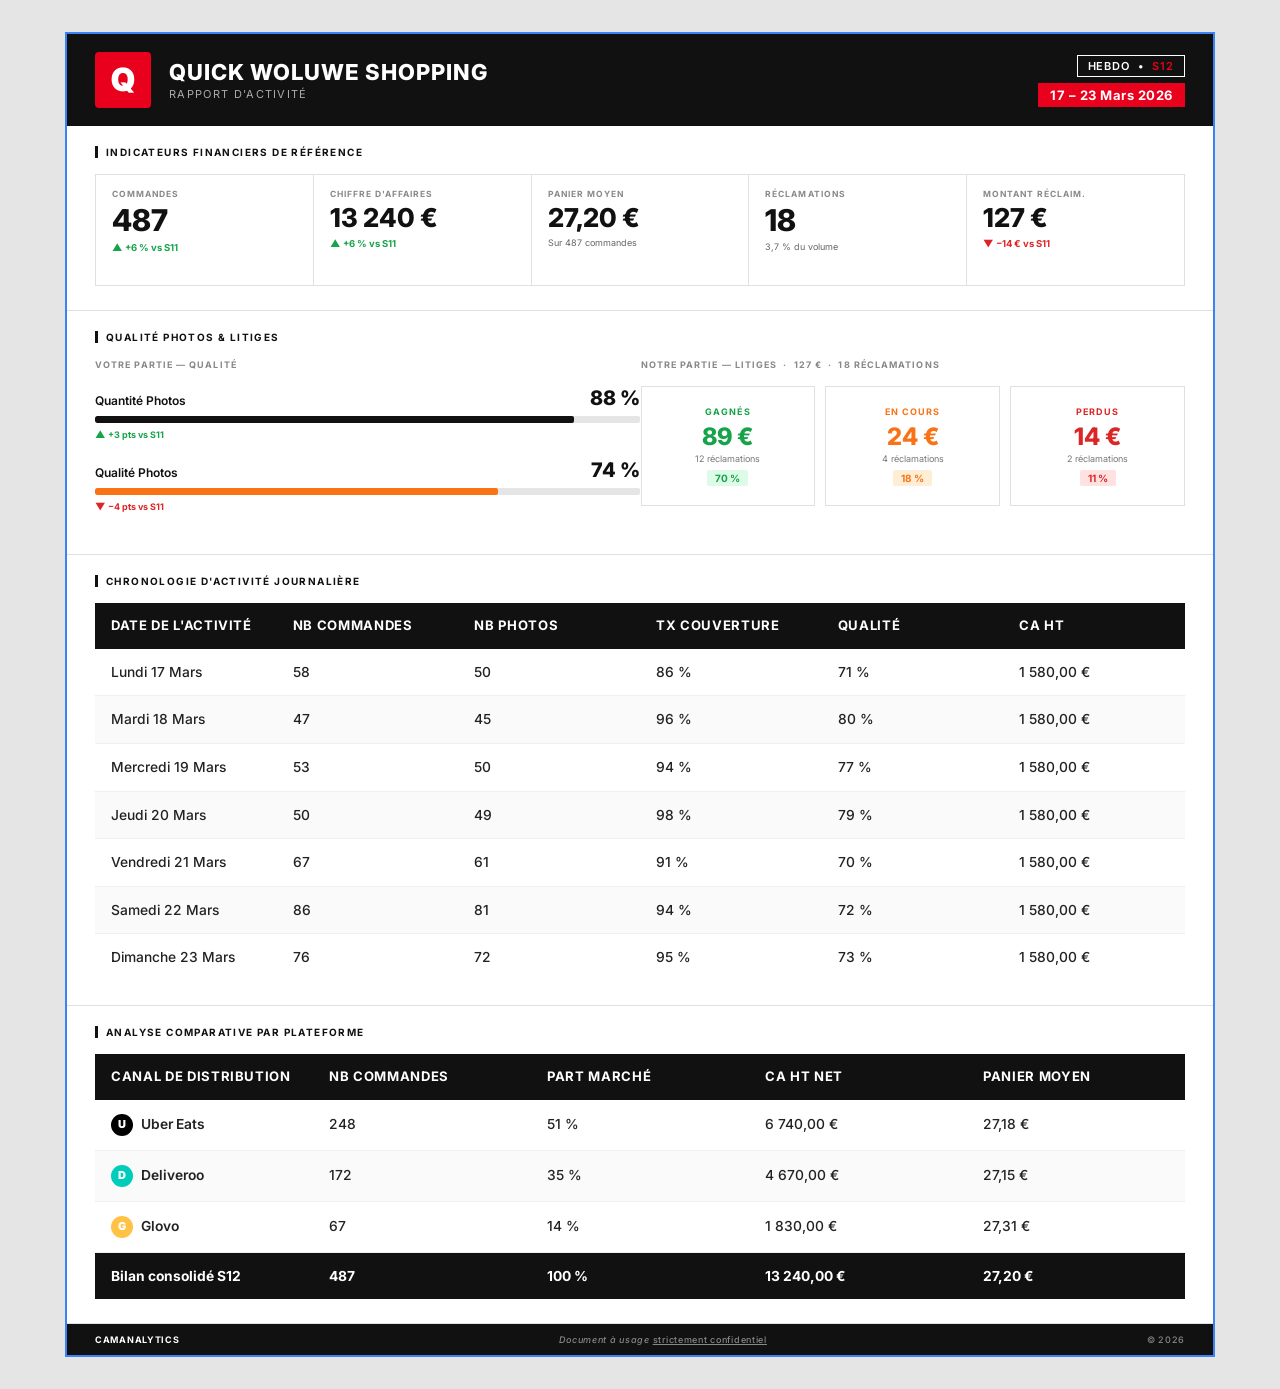
<file: index.html>
<!DOCTYPE html>
<html lang="fr">
<head>
  <meta charset="UTF-8" />
  <meta name="viewport" content="width=device-width, initial-scale=1.0" />
  <title>Quick Woluwe Shopping — Rapport Hebdo S12</title>
  <style>
    @import url('https://fonts.googleapis.com/css2?family=Inter:wght@300;400;500;600;700;800;900&display=swap');

    *, *::before, *::after { box-sizing: border-box; margin: 0; padding: 0; }

    body {
      font-family: 'Inter', sans-serif;
      background: #e5e5e5;
      display: flex;
      justify-content: center;
      padding: 32px 16px;
      min-height: 100vh;
    }

    .page {
      width: 1150px;
      max-width: 100%;
      background: #fff;
      border: 2px solid #3b82f6;
      overflow: visible;
    }

    /* ── HEADER ── */
    .header {
      background: #111;
      color: #fff;
      display: flex;
      align-items: center;
      justify-content: space-between;
      padding: 18px 28px;
    }

    .header-left {
      display: flex;
      align-items: center;
      gap: 18px;
    }

    .logo-box {
      background: #e8001c;
      width: 56px;
      height: 56px;
      display: flex;
      align-items: center;
      justify-content: center;
      border-radius: 4px;
      flex-shrink: 0;
    }

    .logo-box span {
      color: #fff;
      font-size: 32px;
      font-weight: 900;
      line-height: 1;
    }

    .header-title h1 {
      font-size: 22px;
      font-weight: 800;
      letter-spacing: 0.04em;
      text-transform: uppercase;
    }

    .header-title p {
      font-size: 11px;
      font-weight: 400;
      letter-spacing: 0.12em;
      color: #aaa;
      text-transform: uppercase;
      margin-top: 2px;
    }

    .header-right {
      text-align: right;
    }

    .badge-week {
      display: inline-block;
      border: 1px solid #fff;
      padding: 3px 10px;
      font-size: 11px;
      font-weight: 600;
      letter-spacing: 0.08em;
      text-transform: uppercase;
      margin-bottom: 6px;
    }

    .badge-week span {
      color: #e8001c;
    }

    .header-date {
      font-size: 13px;
      font-weight: 700;
      letter-spacing: 0.04em;
      background: #e8001c;
      padding: 4px 12px;
      display: inline-block;
    }

    /* ── SECTIONS ── */
    .section {
      padding: 20px 28px 24px;
      border-bottom: 1px solid #e0e0e0;
    }

    .section:last-child { border-bottom: none; }

    .section-title {
      font-size: 10px;
      font-weight: 700;
      letter-spacing: 0.14em;
      text-transform: uppercase;
      color: #111;
      margin-bottom: 16px;
      display: flex;
      align-items: center;
      gap: 8px;
    }

    .section-title::before {
      content: '';
      display: inline-block;
      width: 3px;
      height: 12px;
      background: #111;
    }

    /* ── KPI CARDS ── */
    .kpi-row {
      display: grid;
      grid-template-columns: repeat(5, 1fr);
      gap: 1px;
      background: #e0e0e0;
      border: 1px solid #e0e0e0;
    }

    .kpi-card {
      background: #fff;
      padding: 14px 16px 12px;
      min-height: 110px;
      display: flex;
      flex-direction: column;
      justify-content: flex-start;
    }

    .kpi-label {
      font-size: 8.5px;
      font-weight: 700;
      letter-spacing: 0.12em;
      text-transform: uppercase;
      color: #888;
      margin-bottom: 6px;
    }

    .kpi-value {
      font-size: 30px;
      font-weight: 800;
      color: #111;
      line-height: 1;
      margin-bottom: 6px;
    }

    .kpi-value.euro::after { content: ' €'; font-size: 22px; }

    .kpi-sub {
      font-size: 9px;
      color: #666;
      margin-bottom: 4px;
    }

    .delta {
      font-size: 9.5px;
      font-weight: 700;
      display: flex;
      align-items: center;
      gap: 3px;
    }
    .delta.up   { color: #16a34a; }
    .delta.down { color: #dc2626; }

    .delta .arrow { font-size: 10px; }

    /* ── QUALITÉ & LITIGES ── */
    .qualite-grid {
      display: grid;
      grid-template-columns: 1fr 1px 1fr;
      gap: 0;
    }

    .qualite-divider {
      background: #e0e0e0;
      margin: 0 24px;
    }

    .qualite-sub-title {
      font-size: 9px;
      font-weight: 700;
      letter-spacing: 0.12em;
      text-transform: uppercase;
      color: #888;
      margin-bottom: 16px;
    }

    .progress-item {
      margin-bottom: 18px;
    }

    .progress-header {
      display: flex;
      justify-content: space-between;
      align-items: baseline;
      margin-bottom: 6px;
    }

    .progress-label {
      font-size: 12px;
      font-weight: 600;
      color: #111;
    }

    .progress-pct {
      font-size: 20px;
      font-weight: 800;
      color: #111;
    }

    .progress-bar-bg {
      height: 7px;
      background: #e5e5e5;
      border-radius: 2px;
      overflow: hidden;
      margin-bottom: 5px;
    }

    .progress-bar-fill {
      height: 100%;
      border-radius: 2px;
    }
    .fill-dark   { background: #111; }
    .fill-orange { background: #f97316; }

    .litiges-cards {
      display: grid;
      grid-template-columns: repeat(3, 1fr);
      gap: 10px;
    }

    .litige-card {
      border: 1px solid #e0e0e0;
      padding: 12px 14px;
      text-align: center;
      min-height: 120px;
      display: flex;
      flex-direction: column;
      align-items: center;
      justify-content: center;
    }

    .litige-card-label {
      font-size: 9px;
      font-weight: 700;
      letter-spacing: 0.12em;
      text-transform: uppercase;
      margin-bottom: 8px;
    }
    .litige-card-label.green  { color: #16a34a; }
    .litige-card-label.orange { color: #f97316; }
    .litige-card-label.red    { color: #dc2626; }

    .litige-card-amount {
      font-size: 24px;
      font-weight: 800;
      line-height: 1;
      margin-bottom: 4px;
    }
    .litige-card-amount.green  { color: #16a34a; }
    .litige-card-amount.orange { color: #f97316; }
    .litige-card-amount.red    { color: #dc2626; }

    .litige-card-rec {
      font-size: 9px;
      color: #777;
      margin-bottom: 6px;
    }

    .litige-card-pct {
      display: inline-block;
      padding: 2px 8px;
      font-size: 10px;
      font-weight: 700;
      border-radius: 2px;
    }
    .pct-green  { background: #dcfce7; color: #16a34a; }
    .pct-orange { background: #ffedd5; color: #f97316; }
    .pct-red    { background: #fee2e2; color: #dc2626; }

    /* ── TABLE SHARED ── */
    table {
      width: 100%;
      border-collapse: collapse;
      table-layout: fixed;
    }

    thead tr {
      background: #111;
      color: #fff;
    }

    thead th,
    tbody td {
      width: var(--col-width, 16.666%);
      min-height: 52px;
      height: auto;
      padding: 14px 16px;
      text-align: left;
      vertical-align: middle;
      overflow: visible;
      white-space: nowrap;
      line-height: 1.35;
    }

    thead th {
      font-size: 13.1px;
      font-weight: 700;
      letter-spacing: 0.05em;
      text-transform: uppercase;
    }

    table.cols-5 {
      --col-width: 20%;
    }

    table.cols-6 {
      --col-width: 16.666%;
    }

    tbody tr {
      border-bottom: 1px solid #f0f0f0;
    }

    tbody tr:last-child { border-bottom: none; }

    tbody tr:nth-child(even) { background: #fafafa; }

    tbody td {
      font-size: 13.8px;
      font-weight: 500;
      color: #222;
    }

    /* ── PLATFORM TABLE ── */
    .platform-icon {
      display: inline-flex;
      align-items: center;
      gap: 8px;
      font-weight: 600;
    }

    .icon-circle {
      width: 22px;
      height: 22px;
      border-radius: 50%;
      display: inline-flex;
      align-items: center;
      justify-content: center;
      font-size: 11px;
      font-weight: 900;
      flex-shrink: 0;
    }
    .icon-ue  { background: #000; color: #fff; }
    .icon-del { background: #00ccbc; color: #fff; }
    .icon-glo { background: #ffc244; color: #fff; }

    .bilan-row td {
      background: #111 !important;
      color: #fff !important;
      font-weight: 700 !important;
      font-size: 13.8px;
    }

    /* ── FOOTER ── */
    .footer {
      background: #111;
      color: #888;
      display: flex;
      align-items: center;
      justify-content: space-between;
      padding: 10px 28px;
      font-size: 9px;
      font-weight: 500;
      letter-spacing: 0.08em;
      text-transform: uppercase;
    }

    .footer span.brand {
      color: #fff;
      font-weight: 700;
    }

    .footer span.confidential {
      font-style: italic;
      text-transform: none;
      font-size: 9px;
    }

    .footer span.confidential em {
      font-style: normal;
      text-decoration: underline;
    }
  </style>
</head>
<body>
<div class="page">

  <!-- HEADER -->
  <div class="header">
    <div class="header-left">
      <div class="logo-box"><span>Q</span></div>
      <div class="header-title">
        <h1>Quick Woluwe Shopping</h1>
        <p>Rapport d'activité</p>
      </div>
    </div>
    <div class="header-right">
      <div class="badge-week">HEBDO &nbsp;•&nbsp; <span>S12</span></div><br>
      <div class="header-date">17 – 23 Mars 2026</div>
    </div>
  </div>

  <!-- SECTION 1 : KPI FINANCIERS -->
  <div class="section">
    <div class="section-title">Indicateurs financiers de référence</div>
    <div class="kpi-row">

      <div class="kpi-card">
        <div class="kpi-label">Commandes</div>
        <div class="kpi-value">487</div>
        <div class="delta up"><span class="arrow">▲</span> +6 % vs S11</div>
      </div>

      <div class="kpi-card">
        <div class="kpi-label">Chiffre d'affaires</div>
        <div class="kpi-value" style="font-size:26px;">13 240 €</div>
        <div class="delta up"><span class="arrow">▲</span> +6 % vs S11</div>
      </div>

      <div class="kpi-card">
        <div class="kpi-label">Panier moyen</div>
        <div class="kpi-value" style="font-size:26px;">27,20 €</div>
        <div class="kpi-sub">Sur 487 commandes</div>
      </div>

      <div class="kpi-card">
        <div class="kpi-label">Réclamations</div>
        <div class="kpi-value">18</div>
        <div class="kpi-sub">3,7 % du volume</div>
      </div>

      <div class="kpi-card">
        <div class="kpi-label">Montant réclaim.</div>
        <div class="kpi-value" style="font-size:26px;">127 €</div>
        <div class="delta down"><span class="arrow">▼</span> −14 € vs S11</div>
      </div>

    </div>
  </div>

  <!-- SECTION 2 : QUALITÉ & LITIGES -->
  <div class="section">
    <div class="section-title">Qualité photos &amp; litiges</div>
    <div class="qualite-grid">

      <!-- Qualité -->
      <div>
        <div class="qualite-sub-title">Votre partie — Qualité</div>

        <div class="progress-item">
          <div class="progress-header">
            <span class="progress-label">Quantité Photos</span>
            <span class="progress-pct">88 %</span>
          </div>
          <div class="progress-bar-bg">
            <div class="progress-bar-fill fill-dark" style="width:88%"></div>
          </div>
          <div class="delta up" style="font-size:9px;"><span class="arrow">▲</span> +3 pts vs S11</div>
        </div>

        <div class="progress-item">
          <div class="progress-header">
            <span class="progress-label">Qualité Photos</span>
            <span class="progress-pct">74 %</span>
          </div>
          <div class="progress-bar-bg">
            <div class="progress-bar-fill fill-orange" style="width:74%"></div>
          </div>
          <div class="delta down" style="font-size:9px;"><span class="arrow">▼</span> −4 pts vs S11</div>
        </div>
      </div>

      <!-- Divider -->
      <div class="qualite-divider"></div>

      <!-- Litiges -->
      <div>
        <div class="qualite-sub-title">Notre partie — Litiges &nbsp;·&nbsp; 127 € &nbsp;·&nbsp; 18 réclamations</div>
        <div class="litiges-cards">

          <div class="litige-card">
            <div class="litige-card-label green">Gagnés</div>
            <div class="litige-card-amount green">89 €</div>
            <div class="litige-card-rec">12 réclamations</div>
            <span class="litige-card-pct pct-green">70 %</span>
          </div>

          <div class="litige-card">
            <div class="litige-card-label orange">En cours</div>
            <div class="litige-card-amount orange">24 €</div>
            <div class="litige-card-rec">4 réclamations</div>
            <span class="litige-card-pct pct-orange">18 %</span>
          </div>

          <div class="litige-card">
            <div class="litige-card-label red">Perdus</div>
            <div class="litige-card-amount red">14 €</div>
            <div class="litige-card-rec">2 réclamations</div>
            <span class="litige-card-pct pct-red">11 %</span>
          </div>

        </div>
      </div>
    </div>
  </div>

  <!-- SECTION 3 : CHRONOLOGIE JOURNALIÈRE -->
  <div class="section">
    <div class="section-title">Chronologie d'activité journalière</div>
    <table class="cols-6">
      <thead>
        <tr>
          <th>Date de l'activité</th>
          <th>NB Commandes</th>
          <th>NB Photos</th>
          <th>Tx couverture</th>
          <th>Qualité</th>
          <th>CA HT</th>
        </tr>
      </thead>
      <tbody>
        <tr><td>Lundi 17 Mars</td><td>58</td><td>50</td><td>86 %</td><td>71 %</td><td>1 580,00 €</td></tr>
        <tr><td>Mardi 18 Mars</td><td>47</td><td>45</td><td>96 %</td><td>80 %</td><td>1 580,00 €</td></tr>
        <tr><td>Mercredi 19 Mars</td><td>53</td><td>50</td><td>94 %</td><td>77 %</td><td>1 580,00 €</td></tr>
        <tr><td>Jeudi 20 Mars</td><td>50</td><td>49</td><td>98 %</td><td>79 %</td><td>1 580,00 €</td></tr>
        <tr><td>Vendredi 21 Mars</td><td>67</td><td>61</td><td>91 %</td><td>70 %</td><td>1 580,00 €</td></tr>
        <tr><td>Samedi 22 Mars</td><td>86</td><td>81</td><td>94 %</td><td>72 %</td><td>1 580,00 €</td></tr>
        <tr><td>Dimanche 23 Mars</td><td>76</td><td>72</td><td>95 %</td><td>73 %</td><td>1 580,00 €</td></tr>
      </tbody>
    </table>
  </div>

  <!-- SECTION 4 : ANALYSE PAR PLATEFORME -->
  <div class="section">
    <div class="section-title">Analyse comparative par plateforme</div>
    <table class="cols-5">
      <thead>
        <tr>
          <th>Canal de distribution</th>
          <th>NB Commandes</th>
          <th>Part marché</th>
          <th>CA HT net</th>
          <th>Panier moyen</th>
        </tr>
      </thead>
      <tbody>
        <tr>
          <td>
            <span class="platform-icon">
              <span class="icon-circle icon-ue">U</span>
              Uber Eats
            </span>
          </td>
          <td>248</td><td>51 %</td><td>6 740,00 €</td><td>27,18 €</td>
        </tr>
        <tr>
          <td>
            <span class="platform-icon">
              <span class="icon-circle icon-del">D</span>
              Deliveroo
            </span>
          </td>
          <td>172</td><td>35 %</td><td>4 670,00 €</td><td>27,15 €</td>
        </tr>
        <tr>
          <td>
            <span class="platform-icon">
              <span class="icon-circle icon-glo">G</span>
              Glovo
            </span>
          </td>
          <td>67</td><td>14 %</td><td>1 830,00 €</td><td>27,31 €</td>
        </tr>
        <tr class="bilan-row">
          <td>Bilan consolidé S12</td>
          <td>487</td><td>100 %</td><td>13 240,00 €</td><td>27,20 €</td>
        </tr>
      </tbody>
    </table>
  </div>

  <!-- FOOTER -->
  <div class="footer">
    <span class="brand">Camanalytics</span>
    <span class="confidential">Document à usage <em>strictement confidentiel</em></span>
    <span>© 2026</span>
  </div>

</div>
</body>
</html>
</file>
